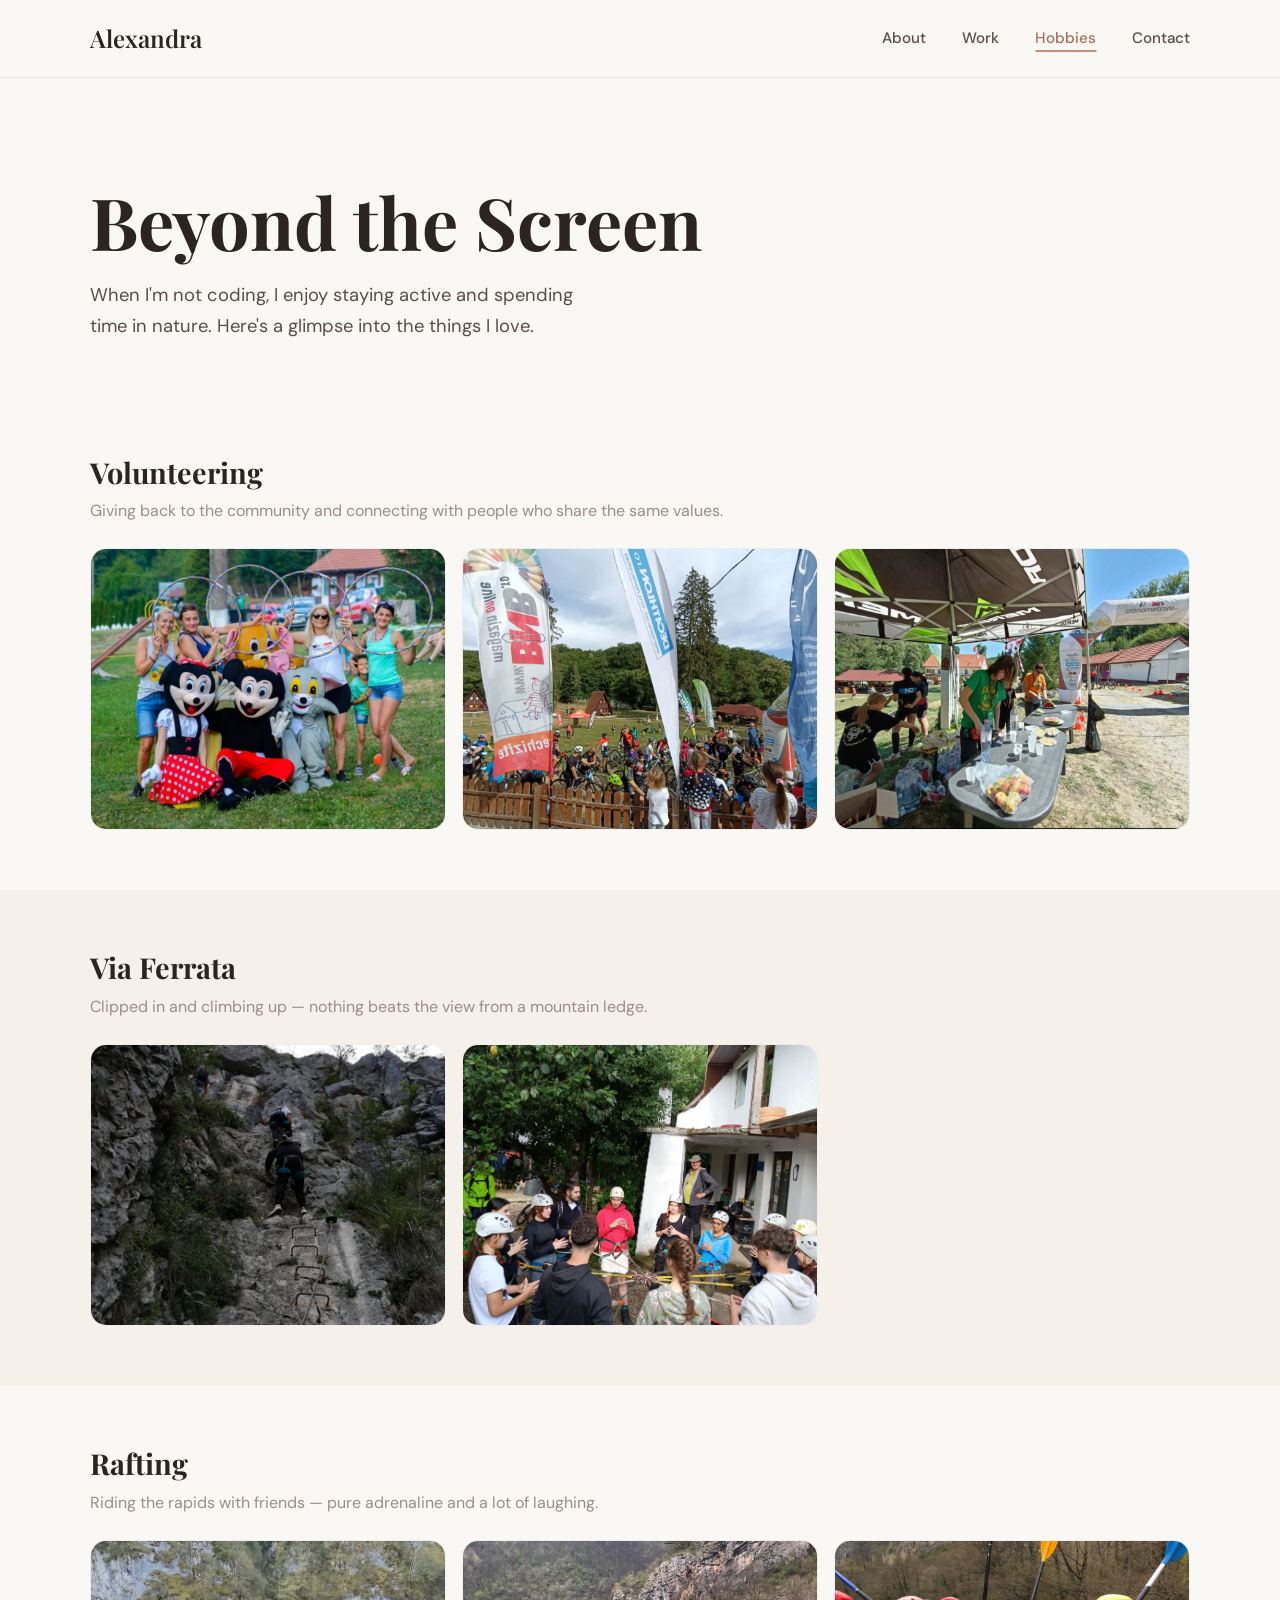
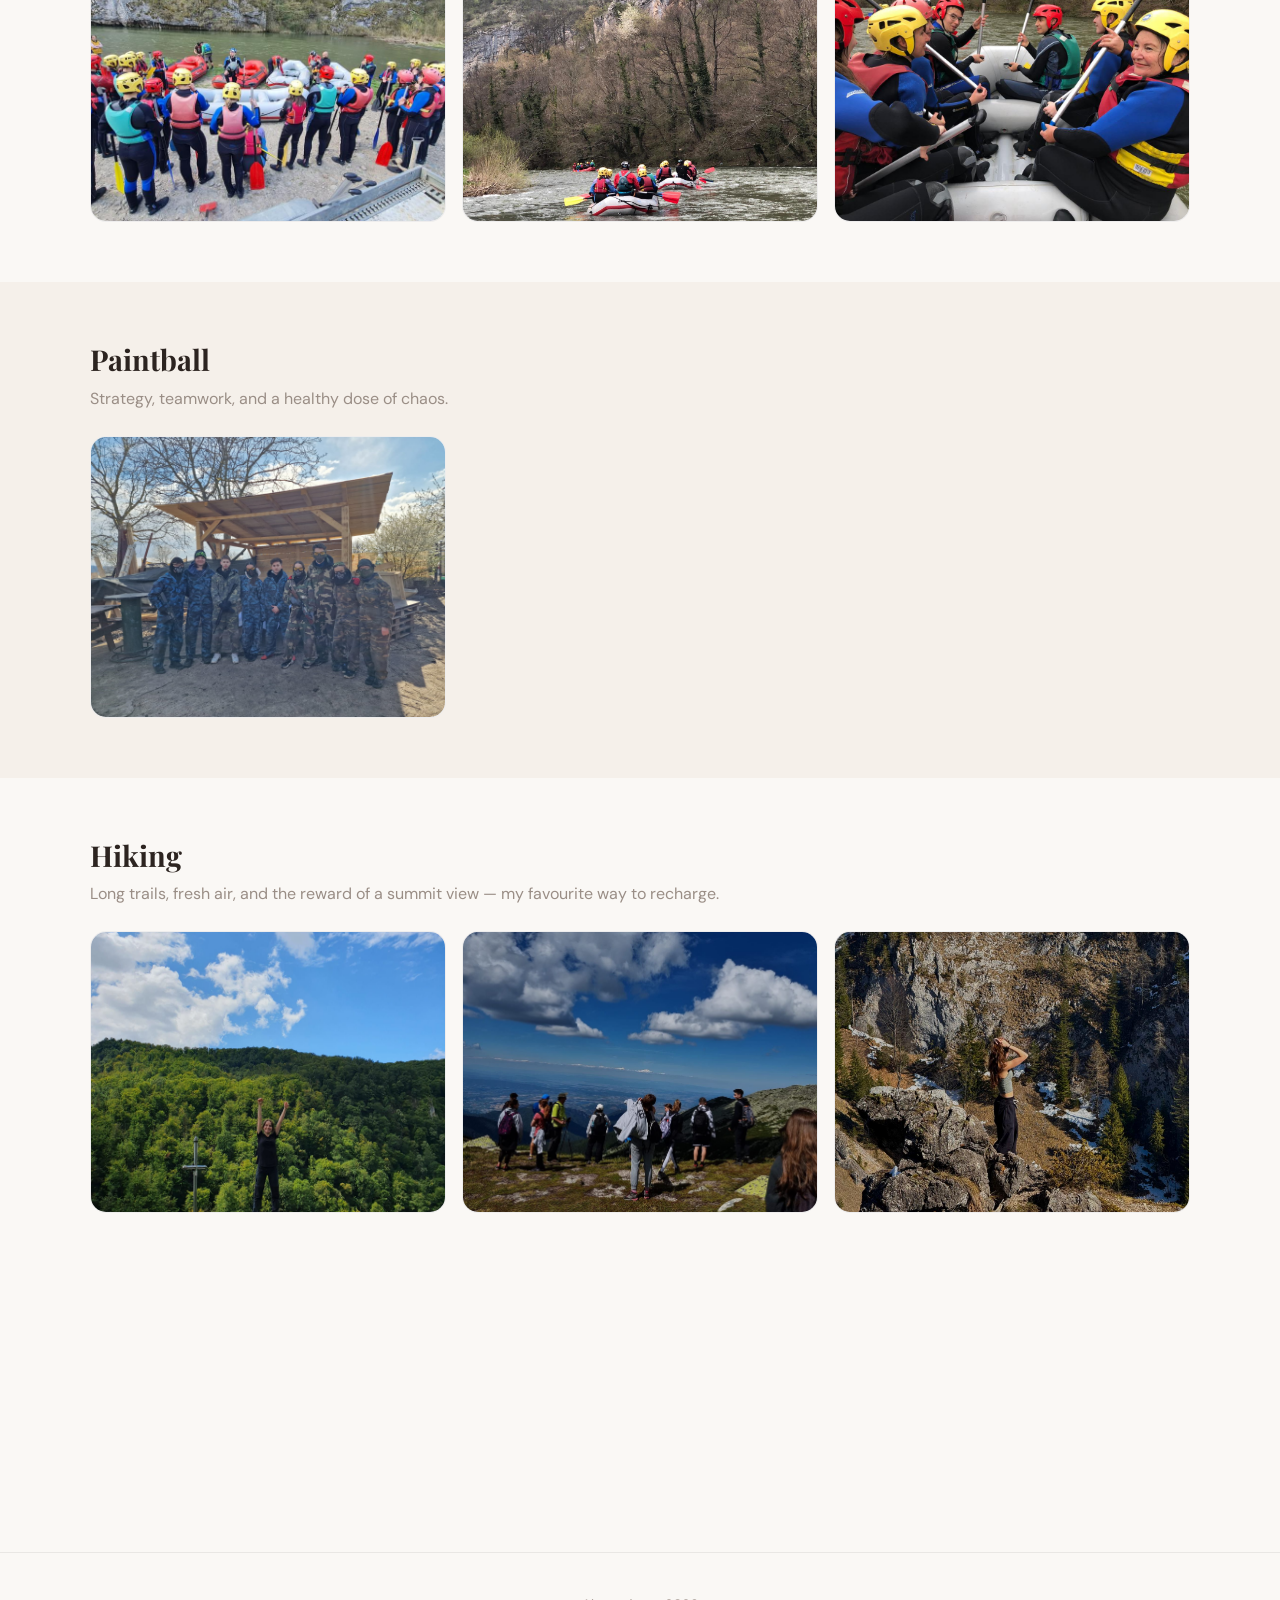
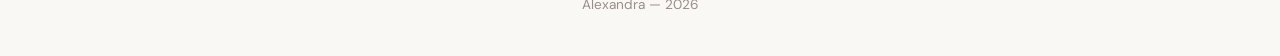
<file: hobbies.html>
<!DOCTYPE html>
<html lang="en">
<head>
  <meta charset="UTF-8" />
  <meta name="viewport" content="width=device-width, initial-scale=1.0" />
  <title>Alexandra | Hobbies</title>

  <link rel="preconnect" href="https://fonts.googleapis.com" />
  <link rel="preconnect" href="https://fonts.gstatic.com" crossorigin />
  <link href="https://fonts.googleapis.com/css2?family=Playfair+Display:ital,wght@0,400;0,600;1,400&family=DM+Sans:wght@400;500;600&display=swap" rel="stylesheet" />

  <link rel="stylesheet" href="style.css" />
</head>
<body>

  <!-- ==================== NAVIGATION ==================== -->
  <header class="header">
    <div class="container nav">
      <a href="index.html" class="logo">Alexandra</a>

      <button class="hamburger" aria-label="Menu">
        <span></span>
        <span></span>
        <span></span>
      </button>

      <nav class="nav-links">
        <a href="index.html#about">About</a>
        <a href="projects.html">Work</a>
        <a href="hobbies.html" class="active">Hobbies</a>
        <a href="index.html#contact">Contact</a>
      </nav>
    </div>
  </header>

  <!-- ==================== PAGE HEADER ==================== -->
  <section class="section hobbies-header">
    <div class="container">
      <h1 class="fade-up">Beyond the Screen</h1>
      <p class="lead fade-up delay-1">
        When I'm not coding, I enjoy staying active and spending time in nature. Here's a glimpse into the things I love.
      </p>
    </div>
  </section>

  <!-- ==================== HOBBY SECTIONS ==================== -->

  <!-- Volunteering -->
  <section class="hobby-section reveal">
    <div class="container">
      <h2>Volunteering</h2>
      <p class="hobby-description">Giving back to the community and connecting with people who share the same values.</p>
      <div class="photo-grid">
        <div class="photo-card">
          <img src="images/hobbies/volunteer1.jpeg" alt="Volunteering" onerror="this.style.display='none'; this.nextElementSibling.style.display='flex';" />
          <div class="photo-placeholder">Add photo</div>
        </div>
        <div class="photo-card">
          <img src="images/hobbies/volunteer2.jpeg" alt="Volunteering" onerror="this.style.display='none'; this.nextElementSibling.style.display='flex';" />
          <div class="photo-placeholder">Add photo</div>
        </div>
        <div class="photo-card">
          <img src="images/hobbies/volunteer3.jpeg" alt="Volunteering" onerror="this.style.display='none'; this.nextElementSibling.style.display='flex';" />
          <div class="photo-placeholder">Add photo</div>
        </div>
      </div>
    </div>
  </section>

  <!-- Via Ferrata -->
  <section class="hobby-section reveal">
    <div class="container">
      <h2>Via Ferrata</h2>
      <p class="hobby-description">Clipped in and climbing up — nothing beats the view from a mountain ledge.</p>
      <div class="photo-grid">
        <div class="photo-card">
          <img src="images/hobbies/via-ferrata-1.jpeg" alt="Via Ferrata" onerror="this.style.display='none'; this.nextElementSibling.style.display='flex';" />
          <div class="photo-placeholder">Add photo</div>
        </div>
        <div class="photo-card">
          <img src="images/hobbies/via-ferrata-2.jpeg" alt="Via Ferrata" onerror="this.style.display='none'; this.nextElementSibling.style.display='flex';" />
          <div class="photo-placeholder">Add photo</div>
        </div>
      </div>
    </div>
  </section>

  <!-- Rafting -->
  <section class="hobby-section reveal">
    <div class="container">
      <h2>Rafting</h2>
      <p class="hobby-description">Riding the rapids with friends — pure adrenaline and a lot of laughing.</p>
      <div class="photo-grid">
        <div class="photo-card">
          <img src="images/hobbies/rafting-1.jpeg" alt="Rafting" onerror="this.style.display='none'; this.nextElementSibling.style.display='flex';" />
          <div class="photo-placeholder">Add photo</div>
        </div>
        <div class="photo-card">
          <img src="images/hobbies/rafting-2.jpeg" alt="Rafting" onerror="this.style.display='none'; this.nextElementSibling.style.display='flex';" />
          <div class="photo-placeholder">Add photo</div>
        </div>
        <div class="photo-card">
          <img src="images/hobbies/rafting-3.jpeg" alt="Rafting" onerror="this.style.display='none'; this.nextElementSibling.style.display='flex';" />
          <div class="photo-placeholder">Add photo</div>
        </div>
      </div>
    </div>
  </section>

  <!-- Paintball -->
  <section class="hobby-section reveal">
    <div class="container">
      <h2>Paintball</h2>
      <p class="hobby-description">Strategy, teamwork, and a healthy dose of chaos.</p>
      <div class="photo-grid">
        <div class="photo-card">
          <img src="images/hobbies/paintball.jpeg" alt="Paintball" onerror="this.style.display='none'; this.nextElementSibling.style.display='flex';" />
          <div class="photo-placeholder">Add photo</div>
        </div>
      </div>
    </div>
  </section>

  <!-- Hiking -->
  <section class="hobby-section reveal">
    <div class="container">
      <h2>Hiking</h2>
      <p class="hobby-description">Long trails, fresh air, and the reward of a summit view — my favourite way to recharge.</p>
      <div class="photo-grid">
        <div class="photo-card">
          <img src="images/hobbies/hiking-1.jpeg" alt="Hiking" onerror="this.style.display='none'; this.nextElementSibling.style.display='flex';" />
          <div class="photo-placeholder">Add photo</div>
        </div>
        <div class="photo-card">
          <img src="images/hobbies/hiking-2.jpeg" alt="Hiking" onerror="this.style.display='none'; this.nextElementSibling.style.display='flex';" />
          <div class="photo-placeholder">Add photo</div>
        </div>
        <div class="photo-card">
          <img src="images/hobbies/hiking-3.jpeg" alt="Hiking" onerror="this.style.display='none'; this.nextElementSibling.style.display='flex';" />
          <div class="photo-placeholder">Add photo</div>
        </div>
      </div>
    </div>
  </section>

  <!-- ==================== CTA BANNER ==================== -->
  <section class="cta-banner reveal">
    <div class="container cta-content">
      <h2>Want to know more?</h2>
      <a href="index.html#contact" class="btn primary">Get In Touch</a>
    </div>
  </section>

  <!-- ==================== FOOTER ==================== -->
  <footer class="footer">
    <p>Alexandra &mdash; 2026</p>
  </footer>

  <script src="script.js"></script>
</body>
</html>
</file>
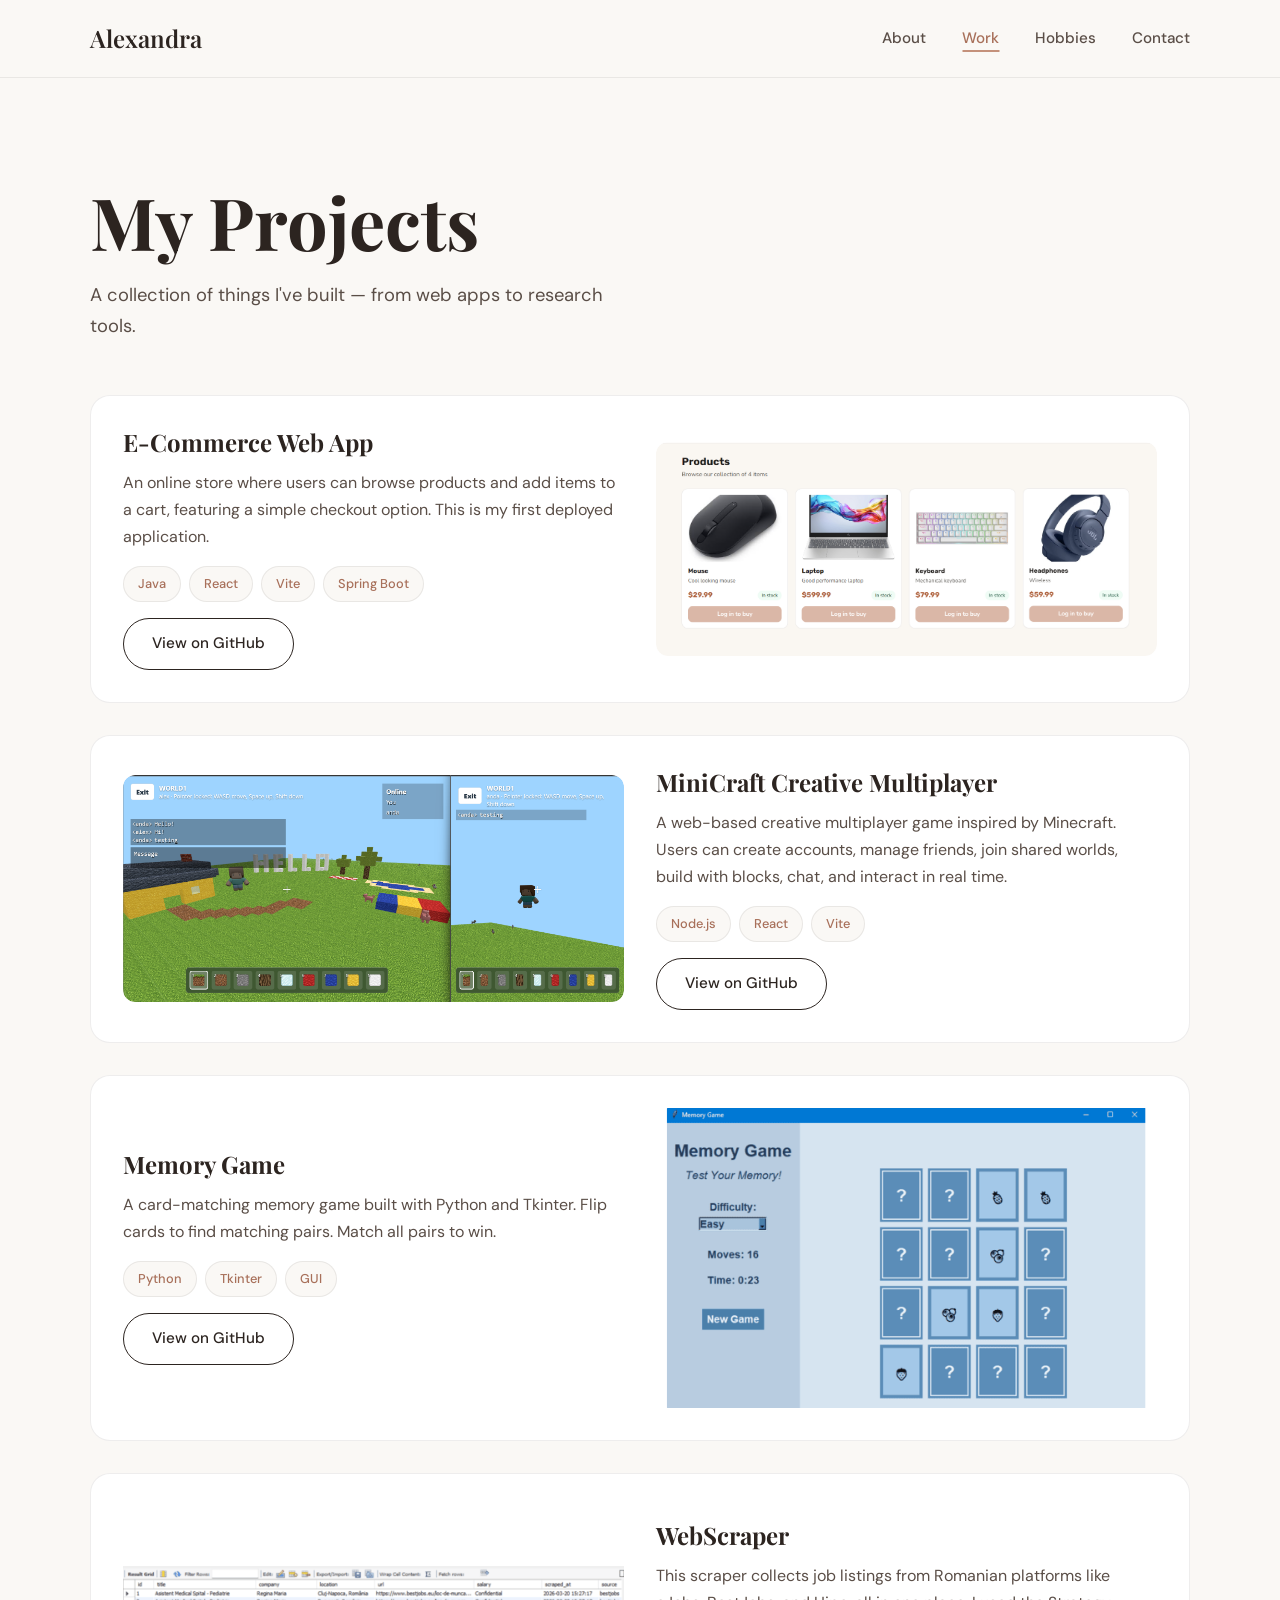
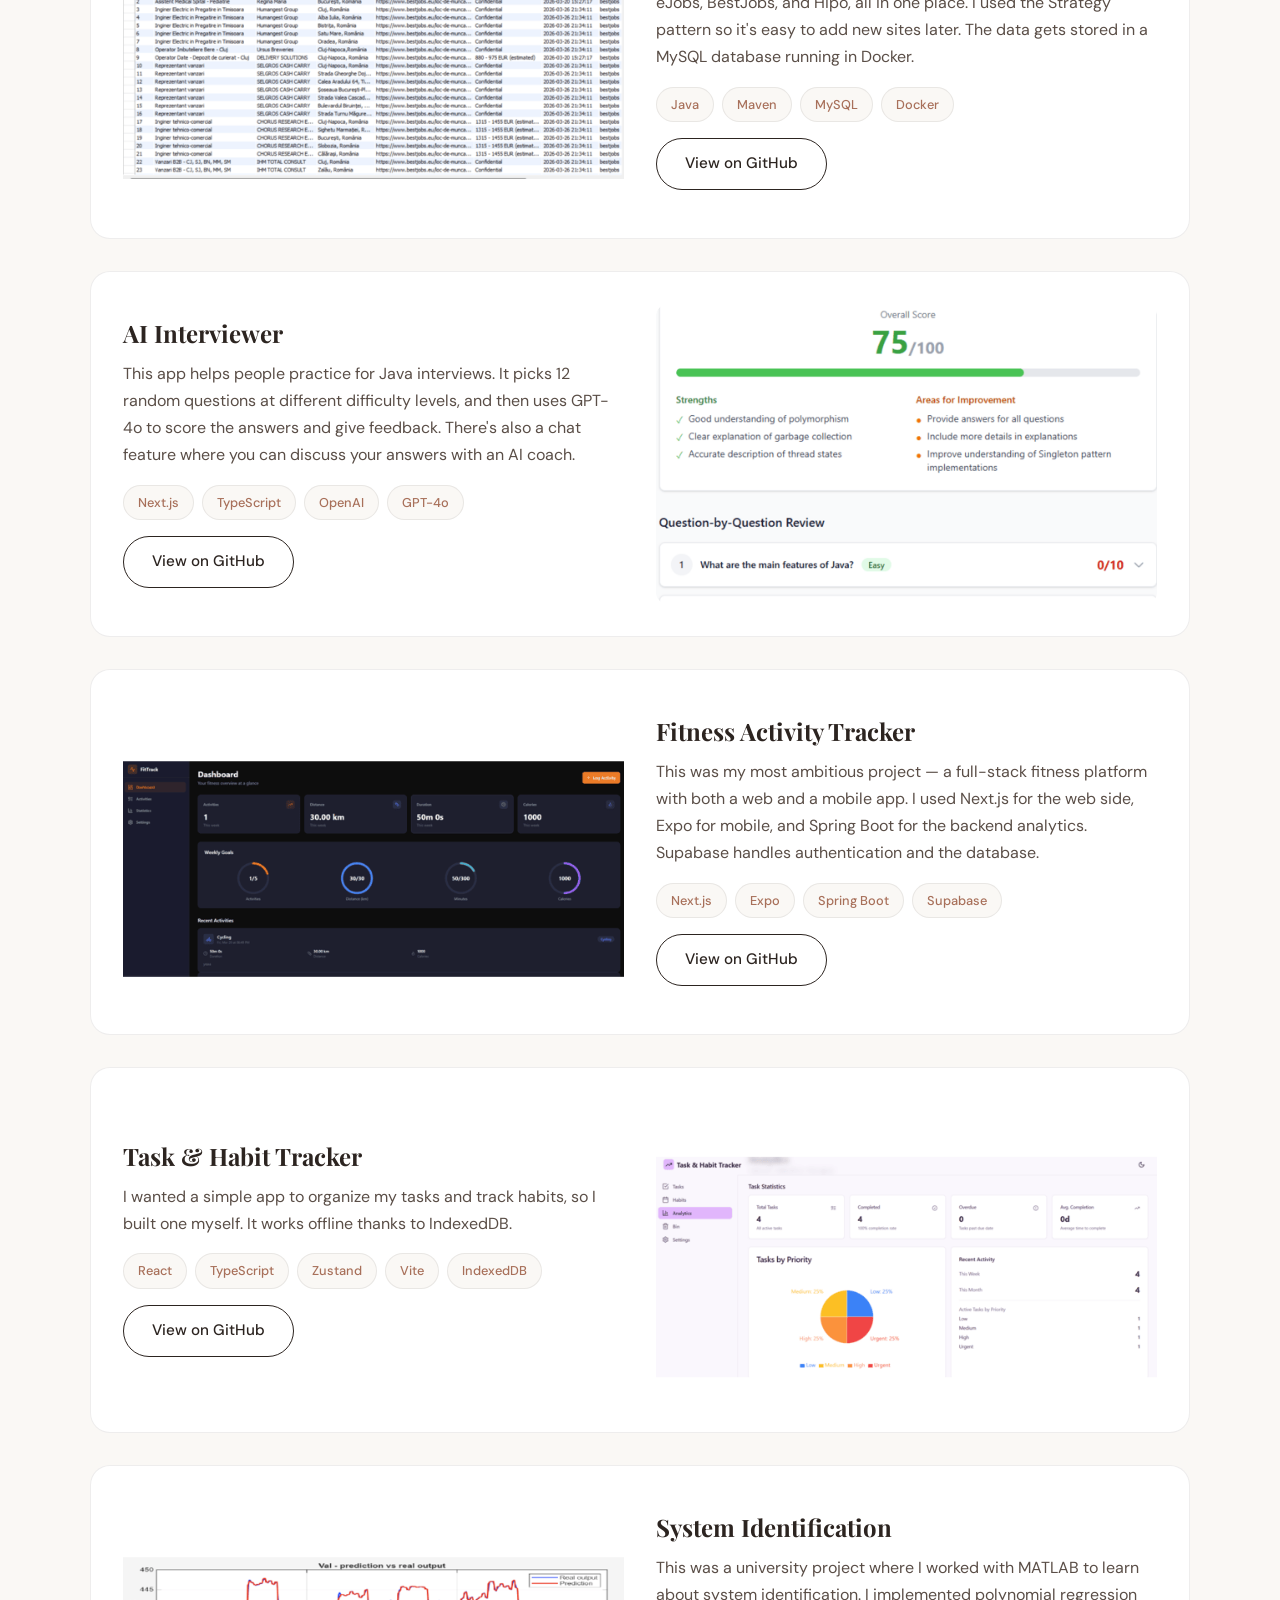
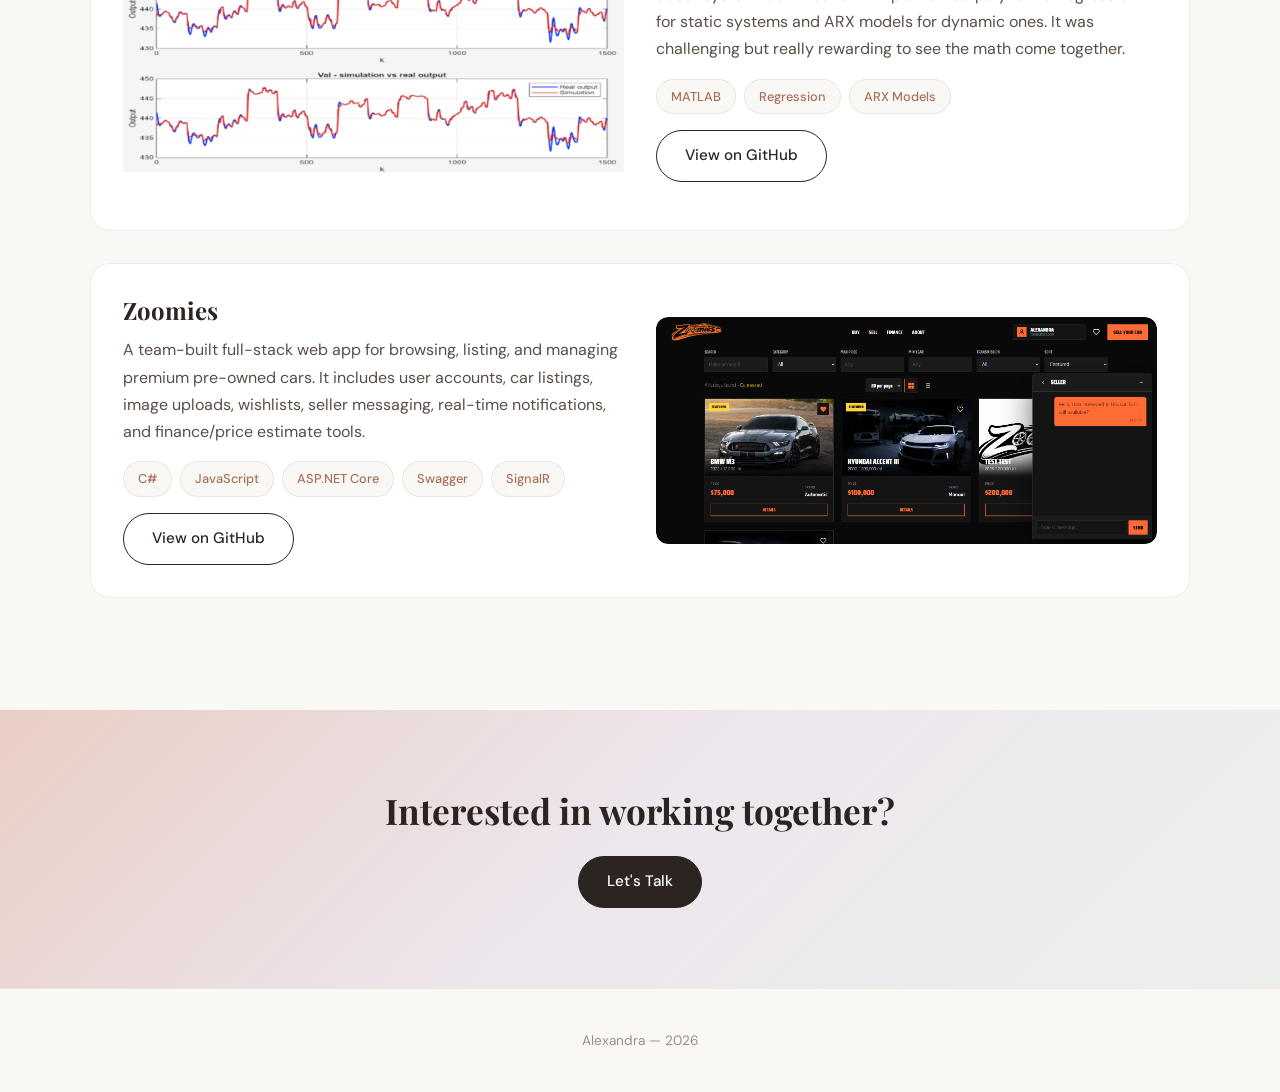
<file: projects.html>
<!DOCTYPE html>
<html lang="en">
<head>
  <meta charset="UTF-8" />
  <meta name="viewport" content="width=device-width, initial-scale=1.0" />
  <title>Alexandra | Projects</title>

  <link rel="preconnect" href="https://fonts.googleapis.com" />
  <link rel="preconnect" href="https://fonts.gstatic.com" crossorigin />
  <link href="https://fonts.googleapis.com/css2?family=Playfair+Display:ital,wght@0,400;0,600;1,400&family=DM+Sans:wght@400;500;600&display=swap" rel="stylesheet" />

  <link rel="stylesheet" href="style.css" />
</head>
<body>

  <!-- ==================== NAVIGATION ==================== -->
  <header class="header">
    <div class="container nav">
      <a href="index.html" class="logo">Alexandra</a>

      <button class="hamburger" aria-label="Menu">
        <span></span>
        <span></span>
        <span></span>
      </button>

      <nav class="nav-links">
        <a href="index.html#about">About</a>
        <a href="projects.html" class="active">Work</a>
        <a href="hobbies.html">Hobbies</a>
        <a href="index.html#contact">Contact</a>
      </nav>
    </div>
  </header>

  <!-- ==================== PROJECTS HEADER ==================== -->
  <section class="section projects-header">
    <div class="container">
      <h1 class="fade-up">My Projects</h1>
      <p class="lead fade-up delay-1">A collection of things I've built — from web apps to research tools.</p>
    </div>
  </section>

  <!-- ==================== PROJECT CARDS ==================== -->
  <section class="section projects-list">
    <div class="container">


      <!-- Project 1 -->
      <div class="project-card reverse reveal">
        <div class="project-image">
          <img src="images/projects/ecommerce.png" alt="E-Commerce Web App" />
        </div>
        <div class="project-info">
          <h3>E-Commerce Web App</h3>
          <p>
            An online store where users can browse products and add items to a cart, featuring a simple checkout option. This is my first deployed application.
          </p>
          <div class="tags">
            <span class="tag">Java</span>
            <span class="tag">React</span>
            <span class="tag">Vite</span>
            <span class="tag">Spring Boot</span>
          </div>
          <a href="https://github.com/alexandra-petcut/Ecommerce-App" target="_blank" class="btn project-btn">View on GitHub</a>
        </div>
      </div>

      <!-- Project 2 -->
      <div class="project-card reveal">
        <div class="project-image">
          <img src="images/projects/minicraft.png" alt="MiniCraft Creative Multiplayer" />
        </div>
        <div class="project-info">
          <h3>MiniCraft Creative Multiplayer</h3>
          <p>
             A web-based creative multiplayer game inspired by Minecraft. Users can create accounts, manage friends, join shared worlds, build with blocks, chat, and interact in real time.
          </p>
          <div class="tags">
            <span class="tag">Node.js</span>
            <span class="tag">React</span>
            <span class="tag">Vite</span>
          </div>
          <a href="https://github.com/alexandra-petcut/MiniCraft-Creative-Multiplayer" target="_blank" class="btn project-btn">View on GitHub</a>
        </div>
      </div>

      <!-- Project 3 -->
      <div class="project-card reverse reveal">
        <div class="project-image">
          <img src="images/projects/memory-game.png" alt="Memory Game" />
        </div>
        <div class="project-info">
          <h3>Memory Game</h3>
          <p>
            A card-matching memory game built with Python and Tkinter.
            Flip cards to find matching pairs. Match all pairs to win.
          </p>
          <div class="tags">
            <span class="tag">Python</span>
            <span class="tag">Tkinter</span>
            <span class="tag">GUI</span>
          </div>
          <a href="https://github.com/alexandra-petcut/Memory-Game" target="_blank" class="btn project-btn">View on GitHub</a>
        </div>
      </div>

      <!-- Project 4 -->
      <div class="project-card reveal">
        <div class="project-image">
          <img src="images/projects/webscraper.png" alt="WebScraper" />
        </div>
        <div class="project-info">
          <h3>WebScraper</h3>
          <p>
            This scraper collects job listings from Romanian platforms like
            eJobs, BestJobs, and Hipo, all in one place. I used the Strategy
            pattern so it's easy to add new sites later. The data gets stored
            in a MySQL database running in Docker.
          </p>
          <div class="tags">
            <span class="tag">Java</span>
            <span class="tag">Maven</span>
            <span class="tag">MySQL</span>
            <span class="tag">Docker</span>
          </div>
          <a href="https://github.com/alexandra-petcut/Job-Market-Scraper" target="_blank" class="btn project-btn">View on GitHub</a>
        </div>
      </div>

      <!-- Project 5 -->
      <div class="project-card reverse reveal">
        <div class="project-image">
          <img src="images/projects/AI_Interviewer.png" alt="AI Interviewer" />
        </div>
        <div class="project-info">
          <h3>AI Interviewer</h3>
          <p>
            This app helps people practice for Java interviews. It picks
            12 random questions at different difficulty levels, and then uses
            GPT-4o to score the answers and give feedback. There's also a chat
            feature where you can discuss your answers with an AI coach.
          </p>
          <div class="tags">
            <span class="tag">Next.js</span>
            <span class="tag">TypeScript</span>
            <span class="tag">OpenAI</span>
            <span class="tag">GPT-4o</span>
          </div>
          <a href="https://github.com/alexandra-petcut/AI-Interviewer" target="_blank" class="btn project-btn">View on GitHub</a>
        </div>
      </div>

      <!-- Project 6 -->
      <div class="project-card reveal">
        <div class="project-image">
          <img src="images/projects/fitness-tracker.png" alt="Fitness Activity Tracker" />
        </div>
        <div class="project-info">
          <h3>Fitness Activity Tracker</h3>
          <p>
            This was my most ambitious project — a full-stack fitness platform
            with both a web and a mobile app. I used Next.js for the web side,
            Expo for mobile, and Spring Boot for the backend analytics. Supabase
            handles authentication and the database.
          </p>
          <div class="tags">
            <span class="tag">Next.js</span>
            <span class="tag">Expo</span>
            <span class="tag">Spring Boot</span>
            <span class="tag">Supabase</span>
          </div>
          <a href="https://github.com/alexandra-petcut/Fitness-Activity-Tracking-API" target="_blank" class="btn project-btn">View on GitHub</a>
        </div>
      </div>

      <!-- Project 7 -->
      <div class="project-card reverse reveal">
        <div class="project-image">
          <img src="images/projects/habit-tracker.png" alt="Task & Habit Tracker" />
        </div>
        <div class="project-info">
          <h3>Task & Habit Tracker</h3>
          <p>
            I wanted a simple app to organize my tasks and track habits, so I
            built one myself. It works offline thanks to IndexedDB.
          </p>
          <div class="tags">
            <span class="tag">React</span>
            <span class="tag">TypeScript</span>
            <span class="tag">Zustand</span>
            <span class="tag">Vite</span>
            <span class="tag">IndexedDB</span>
          </div>
          <a href="https://github.com/alexandra-petcut/Task-Habit-Tracker-PWA" target="_blank" class="btn project-btn">View on GitHub</a>
        </div>
      </div>

      <!-- Project 8 -->
      <div class="project-card reveal">
        <div class="project-image">
          <img src="images/projects/si.png" alt="System Identification" />
        </div>
        <div class="project-info">
          <h3>System Identification</h3>
          <p>
            This was a university project where I worked with MATLAB to learn
            about system identification. I implemented polynomial regression
            for static systems and ARX models for dynamic ones. It was
            challenging but really rewarding to see the math come together.
          </p>
          <div class="tags">
            <span class="tag">MATLAB</span>
            <span class="tag">Regression</span>
            <span class="tag">ARX Models</span>
          </div>
          <a href="https://github.com/alexandra-petcut/System-Identification-Project" target="_blank" class="btn project-btn">View on GitHub</a>
        </div>
      </div>

      <!-- Project 9 -->
      <div class="project-card reverse reveal">
        <div class="project-image">
          <img src="images/projects/zoomies.png" alt="Zoomies" />
        </div>
        <div class="project-info">
          <h3>Zoomies</h3>
          <p>
            A team-built full-stack web app for browsing, listing, and managing premium pre-owned cars. It includes user accounts, car listings, image uploads, wishlists, seller messaging, real-time notifications, and finance/price estimate tools.
          </p>
          <div class="tags">
            <span class="tag">C#</span>
            <span class="tag">JavaScript</span>
            <span class="tag">ASP.NET Core</span>
            <span class="tag">Swagger</span>
            <span class="tag">SignalR</span>
          </div>
          <a href="https://github.com/melania-bodea/zoomies" target="_blank" class="btn project-btn">View on GitHub</a>
        </div>
      </div>

    </div>
  </section>

  <!-- ==================== CTA BANNER ==================== -->
  <section class="cta-banner reveal">
    <div class="container cta-content">
      <h2>Interested in working together?</h2>
      <a href="index.html#contact" class="btn primary">Let's Talk</a>
    </div>
  </section>

  <!-- ==================== FOOTER ==================== -->
  <footer class="footer">
    <p>Alexandra &mdash; 2026</p>
  </footer>

  <script src="script.js"></script>
</body>
</html>
</file>
<file: style.css>
/* ========================================
   RESET & VARIABLES
   ======================================== */
* {
  margin: 0;
  padding: 0;
  box-sizing: border-box;
}

:root {
  --bg: #faf8f5;
  --bg-warm: #f5f0ea;
  --card: #ffffff;
  --accent: #c4917b;
  --accent-dark: #a8705a;
  --blush: #e8cec4;
  --lavender: rgba(200, 180, 220, 0.25);
  --sage: rgba(180, 210, 195, 0.2);
  --text: #2c2420;
  --body: #5a4e47;
  --muted: #9a8e86;
  --border: rgba(44, 36, 32, 0.08);
  --radius: 20px;
}

/* ========================================
   BASE STYLES
   ======================================== */
html {
  scroll-behavior: smooth;
}

body {
  font-family: "DM Sans", Arial, sans-serif;
  background: var(--bg);
  color: var(--body);
  line-height: 1.7;
}

h1, h2, h3 {
  font-family: "Playfair Display", Georgia, serif;
  color: var(--text);
  line-height: 1.2;
}

h2 {
  font-size: 2.2rem;
  margin-bottom: 16px;
}

a {
  color: var(--accent-dark);
}

::selection {
  background: var(--blush);
}

/* ========================================
   LAYOUT
   ======================================== */
.container {
  width: 90%;
  max-width: 1100px;
  margin: 0 auto;
}

.section {
  padding: 100px 0 80px;
}

.section-subtitle {
  color: var(--muted);
  margin-bottom: 40px;
}

/* ========================================
   HEADER & NAVIGATION
   ======================================== */
.header {
  position: sticky;
  top: 0;
  z-index: 100;
  background: var(--bg);
  border-bottom: 1px solid var(--border);
  transition: box-shadow 0.3s;
}

.header.scrolled {
  box-shadow: 0 2px 20px rgba(44, 36, 32, 0.06);
}

.nav {
  display: flex;
  align-items: center;
  justify-content: space-between;
  padding: 18px 0;
}

.logo {
  font-family: "Playfair Display", Georgia, serif;
  font-size: 1.5rem;
  font-weight: 600;
  color: var(--text);
  text-decoration: none;
}

.nav-links a {
  margin-left: 32px;
  text-decoration: none;
  color: var(--body);
  font-size: 0.95rem;
  font-weight: 500;
  position: relative;
  transition: color 0.3s;
}

.nav-links a::after {
  content: "";
  position: absolute;
  bottom: -4px;
  left: 50%;
  width: 0;
  height: 2px;
  background: var(--accent);
  transition: all 0.3s;
  transform: translateX(-50%);
}

.nav-links a:hover,
.nav-links a.active {
  color: var(--accent-dark);
}

.nav-links a:hover::after,
.nav-links a.active::after {
  width: 100%;
}

/* Hamburger */
.hamburger {
  display: none;
  background: none;
  border: none;
  cursor: pointer;
  padding: 4px;
  z-index: 200;
}

.hamburger span {
  display: block;
  width: 24px;
  height: 2px;
  background: var(--text);
  margin: 5px 0;
  transition: all 0.3s;
}

/* ========================================
   HERO SECTION
   ======================================== */
.hero {
  padding: 120px 0 100px;
  position: relative;
  overflow: hidden;
}

.hero-content {
  position: relative;
  z-index: 2;
  display: flex;
  align-items: center;
  justify-content: space-between;
  gap: 48px;
}

.hero-text {
  flex: 1;
}

/* Profile photo */
.hero-photo {
  flex-shrink: 0;
  width: 280px;
  height: 280px;
  border-radius: 50%;
  overflow: hidden;
  border: 4px solid var(--blush);
  box-shadow: 0 16px 48px rgba(196, 145, 123, 0.2);
}

.hero-photo img {
  width: 100%;
  height: 100%;
  object-fit: cover;
}

.eyebrow {
  color: var(--muted);
  font-size: 0.9rem;
  font-weight: 500;
  letter-spacing: 1px;
  text-transform: uppercase;
  margin-bottom: 16px;
}

h1 {
  font-size: clamp(40px, 6vw, 72px);
  margin-bottom: 24px;
  max-width: 700px;
}

h1 em {
  color: var(--accent);
  font-style: italic;
}

.lead {
  color: var(--body);
  font-size: 1.15rem;
  max-width: 520px;
  margin-bottom: 32px;
}

/* Buttons */
.buttons {
  display: flex;
  gap: 12px;
  flex-wrap: wrap;
}

.btn {
  display: inline-block;
  padding: 12px 28px;
  border: 1.5px solid var(--text);
  border-radius: 50px;
  text-decoration: none;
  font-family: "DM Sans", sans-serif;
  font-size: 0.95rem;
  font-weight: 500;
  color: var(--text);
  background: transparent;
  cursor: pointer;
  transition: all 0.3s;
}

.btn:hover {
  transform: translateY(-2px);
  box-shadow: 0 4px 16px rgba(196, 145, 123, 0.25);
}

.btn.primary {
  background: var(--text);
  color: white;
  border-color: var(--text);
}

.btn.primary:hover {
  background: var(--accent-dark);
  border-color: var(--accent-dark);
}

/* Decorative blobs */
.blob {
  position: absolute;
  border-radius: 50%;
  filter: blur(80px);
  opacity: 0.5;
  z-index: 1;
  animation: blobFloat 8s ease-in-out infinite;
}

.blob-1 {
  width: 300px;
  height: 300px;
  background: var(--blush);
  top: 10%;
  right: 5%;
}

.blob-2 {
  width: 200px;
  height: 200px;
  background: var(--lavender);
  top: 50%;
  right: 15%;
  animation-delay: -3s;
}

.blob-3 {
  width: 150px;
  height: 150px;
  background: var(--sage);
  top: 30%;
  right: 25%;
  animation-delay: -5s;
}

@keyframes blobFloat {
  0%, 100% { transform: translate(0, 0) scale(1); }
  33% { transform: translate(15px, -20px) scale(1.05); }
  66% { transform: translate(-10px, 10px) scale(0.95); }
}

/* ========================================
   ABOUT SECTION
   ======================================== */
.about-layout {
  display: grid;
  grid-template-columns: 1fr;
  gap: 48px;
  margin-top: 32px;
}

.about-content {
  text-align: justify;
}

.about-content p {
  margin-bottom: 16px;
  font-size: 1.05rem;
}

/* Decorative side panel */
.about-decoration {
  display: flex;
  flex-direction: column;
  align-items: center;
  gap: 20px;
  position: relative;
}

.deco-card {
  background: var(--card);
  border: 1px solid var(--border);
  border-radius: var(--radius);
  padding: 24px 32px;
  text-align: center;
  width: 100%;
  max-width: 220px;
  transition: all 0.3s;
}

.deco-card:hover {
  transform: translateY(-4px);
  box-shadow: 0 8px 24px rgba(196, 145, 123, 0.15);
  border-color: var(--blush);
}

.deco-icon {
  font-size: 2rem;
  margin-bottom: 8px;
  color: var(--accent);
}

.deco-card span {
  font-family: "Playfair Display", serif;
  font-size: 1rem;
  color: var(--text);
  font-weight: 600;
}

.deco-line {
  width: 2px;
  height: 60px;
  background: linear-gradient(to bottom, var(--blush), transparent);
  border-radius: 2px;
}

@media (min-width: 768px) {
  .about-layout {
    grid-template-columns: 1.4fr 0.6fr;
    align-items: center;
  }
}

.specialties {
  display: flex;
  flex-direction: column;
  gap: 16px;
}

.specialty-card {
  background: var(--card);
  padding: 24px;
  border-radius: var(--radius);
  border: 1px solid var(--border);
  border-left: 3px solid var(--blush);
  transition: all 0.3s;
}

.specialty-card:hover {
  transform: translateX(6px);
  border-left-color: var(--accent);
}

.specialty-card h3 {
  font-size: 1.1rem;
  margin-bottom: 8px;
}

.specialty-card p {
  font-size: 0.9rem;
  color: var(--muted);
}

/* Stats row */
.stats-row {
  display: grid;
  grid-template-columns: repeat(3, 1fr);
  gap: 20px;
  margin-top: 48px;
}

.stat {
  text-align: center;
  background: var(--card);
  padding: 28px 16px;
  border-radius: var(--radius);
  border: 1px solid var(--border);
  transition: all 0.3s;
}

.stat:hover {
  transform: translateY(-3px);
  box-shadow: 0 8px 24px rgba(44, 36, 32, 0.06);
  border-color: var(--blush);
}

.stat-number {
  display: block;
  font-family: "Playfair Display", serif;
  font-size: 2.2rem;
  color: var(--accent);
  margin-bottom: 4px;
}

.stat-label {
  font-size: 0.85rem;
  color: var(--muted);
  font-weight: 500;
}

/* ========================================
   TECH MARQUEE
   ======================================== */
.tech-section {
  background: var(--bg-warm);
  padding: 40px 0;
  overflow: hidden;
}

.marquee-heading {
  text-align: center;
  font-family: "Playfair Display", serif;
  font-size: 1.3rem;
  font-style: italic;
  color: var(--muted);
  margin-bottom: 24px;
}

.marquee {
  position: relative;
}

/* Fade edges */
.marquee::before,
.marquee::after {
  content: "";
  position: absolute;
  top: 0;
  bottom: 0;
  width: 100px;
  z-index: 2;
  pointer-events: none;
}

.marquee::before {
  left: 0;
  background: linear-gradient(to right, var(--bg-warm), transparent);
}

.marquee::after {
  right: 0;
  background: linear-gradient(to left, var(--bg-warm), transparent);
}

.marquee-track {
  display: flex;
  gap: 20px;
  width: max-content;
  animation: marquee 35s linear infinite;
}

.marquee:hover .marquee-track {
  animation-play-state: paused;
}

.tech-chip {
  display: flex;
  align-items: center;
  gap: 8px;
  padding: 10px 20px;
  background: var(--card);
  border-radius: 50px;
  font-size: 0.9rem;
  font-weight: 500;
  color: var(--text);
  border: 1px solid var(--border);
  white-space: nowrap;
  transition: all 0.3s;
}

.tech-chip:hover {
  transform: translateY(-2px);
  box-shadow: 0 4px 12px rgba(196, 145, 123, 0.15);
}

.tech-chip i {
  font-size: 1.2rem;
}

@keyframes marquee {
  0% { transform: translateX(0); }
  100% { transform: translateX(-50%); }
}

/* ========================================
   CONTACT SECTION
   ======================================== */
.contact-container {
  text-align: center;
  max-width: 560px;
}

.contact-card {
  background: var(--card);
  padding: 40px;
  border-radius: var(--radius);
  border: 1px solid var(--border);
  margin-top: 32px;
  position: relative;
  overflow: hidden;
}

/* Gradient top stripe */
.contact-card::before {
  content: "";
  position: absolute;
  top: 0;
  left: 0;
  right: 0;
  height: 4px;
  background: linear-gradient(to right, var(--blush), var(--accent), var(--lavender));
}

form {
  display: flex;
  flex-direction: column;
  gap: 16px;
}

input, textarea {
  padding: 14px 18px;
  border: 1.5px solid var(--border);
  border-radius: 12px;
  font-family: "DM Sans", sans-serif;
  font-size: 0.95rem;
  color: var(--text);
  background: var(--bg);
  transition: all 0.3s;
  outline: none;
}

input:focus, textarea:focus {
  border-color: var(--accent);
  box-shadow: 0 0 0 3px rgba(196, 145, 123, 0.15);
}

textarea {
  resize: vertical;
}

/* Contact link cards */
.contact-links {
  display: flex;
  flex-direction: column;
  gap: 16px;
  margin-top: 32px;
  max-width: 420px;
  margin-left: auto;
  margin-right: auto;
}

.contact-link-card {
  display: grid;
  grid-template-columns: 28px 1fr;
  align-items: center;
  gap: 20px;
  padding: 20px 28px;
  background: var(--card);
  border: 1px solid var(--border);
  border-radius: var(--radius);
  text-decoration: none;
  color: var(--body);
  transition: all 0.3s;
}

.contact-link-card:hover {
  transform: translateY(-3px);
  box-shadow: 0 8px 24px rgba(196, 145, 123, 0.15);
  border-color: var(--blush);
}

.contact-link-card svg {
  color: var(--accent);
  flex-shrink: 0;
  width: 28px;
  min-width: 28px;
  height: 28px;
}

.contact-link-card div {
  min-width: 0;
  text-align: left;
}

.contact-link-label {
  display: block;
  font-family: "Playfair Display", serif;
  font-weight: 600;
  font-size: 1.05rem;
  color: var(--text);
}

.contact-link-value {
  display: block;
  font-size: 0.85rem;
  color: var(--muted);
  margin-top: 2px;
}

/* ========================================
   FOOTER
   ======================================== */
.footer {
  text-align: center;
  padding: 40px 0;
  color: var(--muted);
  font-size: 0.85rem;
  border-top: 1px solid var(--border);
}

/* ========================================
   PROJECTS PAGE
   ======================================== */
.projects-header {
  padding-bottom: 20px;
}

.projects-header h1 {
  margin-bottom: 16px;
}

.projects-list {
  padding-top: 0;
}

.project-card {
  display: grid;
  grid-template-columns: 1fr;
  gap: 32px;
  background: var(--card);
  border-radius: var(--radius);
  border: 1px solid var(--border);
  padding: 32px;
  margin-bottom: 32px;
  transition: all 0.3s;
}

.project-card:hover {
  transform: translateY(-4px);
  box-shadow: 0 12px 32px rgba(44, 36, 32, 0.08);
}

.project-image {
  border-radius: 12px;
  overflow: hidden;
  max-height: 300px;
}

.project-image img {
  width: 100%;
  height: 100%;
  object-fit: cover;
  object-position: top left;
  border-radius: 12px;
  display: block;
}

.project-info h3 {
  font-size: 1.5rem;
  margin-bottom: 12px;
}

.project-info p {
  margin-bottom: 16px;
  line-height: 1.7;
}

.project-btn {
  margin-top: 16px;
  display: inline-block;
}

.tags {
  display: flex;
  flex-wrap: wrap;
  gap: 8px;
}

.tag {
  padding: 6px 14px;
  background: var(--bg);
  border-radius: 50px;
  font-size: 0.8rem;
  font-weight: 500;
  color: var(--accent-dark);
  border: 1px solid var(--border);
}

/* CTA Banner */
.cta-banner {
  padding: 80px 0;
  background: linear-gradient(135deg, var(--blush), var(--lavender), var(--sage));
  text-align: center;
}

.cta-content h2 {
  margin-bottom: 24px;
}

/* ========================================
   HOBBIES PAGE
   ======================================== */
.hobbies-header {
  padding-bottom: 20px;
}

.hobbies-header h1 {
  margin-bottom: 16px;
}

.hobby-section {
  padding: 60px 0;
}

.hobby-section:nth-child(even) {
  background: var(--bg-warm);
}

.hobby-section h2 {
  font-size: 1.8rem;
  margin-bottom: 8px;
}

.hobby-description {
  color: var(--muted);
  margin-bottom: 24px;
  font-size: 1rem;
}

/* Photo grid — 3 columns on desktop */
.photo-grid {
  display: grid;
  grid-template-columns: 1fr;
  gap: 16px;
}

.photo-grid-wide {
  grid-template-columns: 1fr;
}

.photo-card {
  border-radius: 16px;
  overflow: hidden;
  background: var(--card);
  border: 1px solid var(--border);
  transition: all 0.3s;
  position: relative;
}

.photo-card:hover {
  transform: translateY(-4px);
  box-shadow: 0 12px 32px rgba(44, 36, 32, 0.1);
}

.photo-card img {
  width: 100%;
  height: 240px;
  object-fit: cover;
  display: block;
}

/* Placeholder shown when image is missing */
.photo-placeholder {
  display: none;
  width: 100%;
  height: 240px;
  align-items: center;
  justify-content: center;
  background: linear-gradient(135deg, var(--bg-warm), var(--blush));
  color: var(--muted);
  font-size: 0.9rem;
  font-weight: 500;
  letter-spacing: 0.5px;
}

@media (min-width: 768px) {
  .photo-grid {
    grid-template-columns: repeat(3, 1fr);
  }

  .photo-grid-wide {
    grid-template-columns: repeat(4, 1fr);
  }

  .photo-card img,
  .photo-placeholder {
    height: 280px;
  }
}

/* ========================================
   ANIMATIONS
   ======================================== */
/* Fade-up on page load */
.fade-up {
  opacity: 0;
  transform: translateY(20px);
  animation: fadeUp 0.8s ease forwards;
}

.delay-1 { animation-delay: 0.2s; }
.delay-2 { animation-delay: 0.4s; }
.delay-3 { animation-delay: 0.6s; }

@keyframes fadeUp {
  to {
    opacity: 1;
    transform: translateY(0);
  }
}

/* Scroll reveal */
.reveal {
  opacity: 0;
  transform: translateY(32px);
  transition: opacity 0.7s ease, transform 0.7s ease;
}

.reveal.visible {
  opacity: 1;
  transform: translateY(0);
}

/* ========================================
   RESPONSIVE
   ======================================== */
@media (min-width: 768px) {
  .about-grid {
    grid-template-columns: 1fr 1fr;
  }

  .project-card {
    grid-template-columns: 1fr 1fr;
    align-items: center;
  }

  .project-card.reverse .project-image {
    order: 2;
  }

  .project-card.reverse .project-info {
    order: 1;
  }
}

@media (max-width: 767px) {
  .hamburger {
    display: block;
  }

  .nav-links {
    position: fixed;
    top: 0;
    left: 0;
    right: 0;
    bottom: 0;
    background: var(--bg);
    display: flex;
    flex-direction: column;
    align-items: center;
    justify-content: center;
    gap: 32px;
    transform: translateX(100%);
    transition: transform 0.3s ease;
    z-index: 150;
  }

  .nav-links.open {
    transform: translateX(0);
  }

  .nav-links a {
    margin-left: 0;
    font-family: "Playfair Display", serif;
    font-size: 2rem;
  }

  .nav-links a::after {
    display: none;
  }

  /* Hamburger X animation */
  .hamburger.active span:nth-child(1) {
    transform: rotate(45deg) translate(5px, 5px);
  }

  .hamburger.active span:nth-child(2) {
    opacity: 0;
  }

  .hamburger.active span:nth-child(3) {
    transform: rotate(-45deg) translate(5px, -5px);
  }

  .hero-content {
    flex-direction: column;
    text-align: center;
  }

  .hero-photo {
    width: 200px;
    height: 200px;
    order: -1;
  }

  .buttons {
    justify-content: center;
  }

  .hero {
    padding: 80px 0 60px;
  }

  .section {
    padding: 80px 0 60px;
  }

  .stats-row {
    grid-template-columns: 1fr;
  }

  .contact-card {
    padding: 24px;
  }
}
</file>
